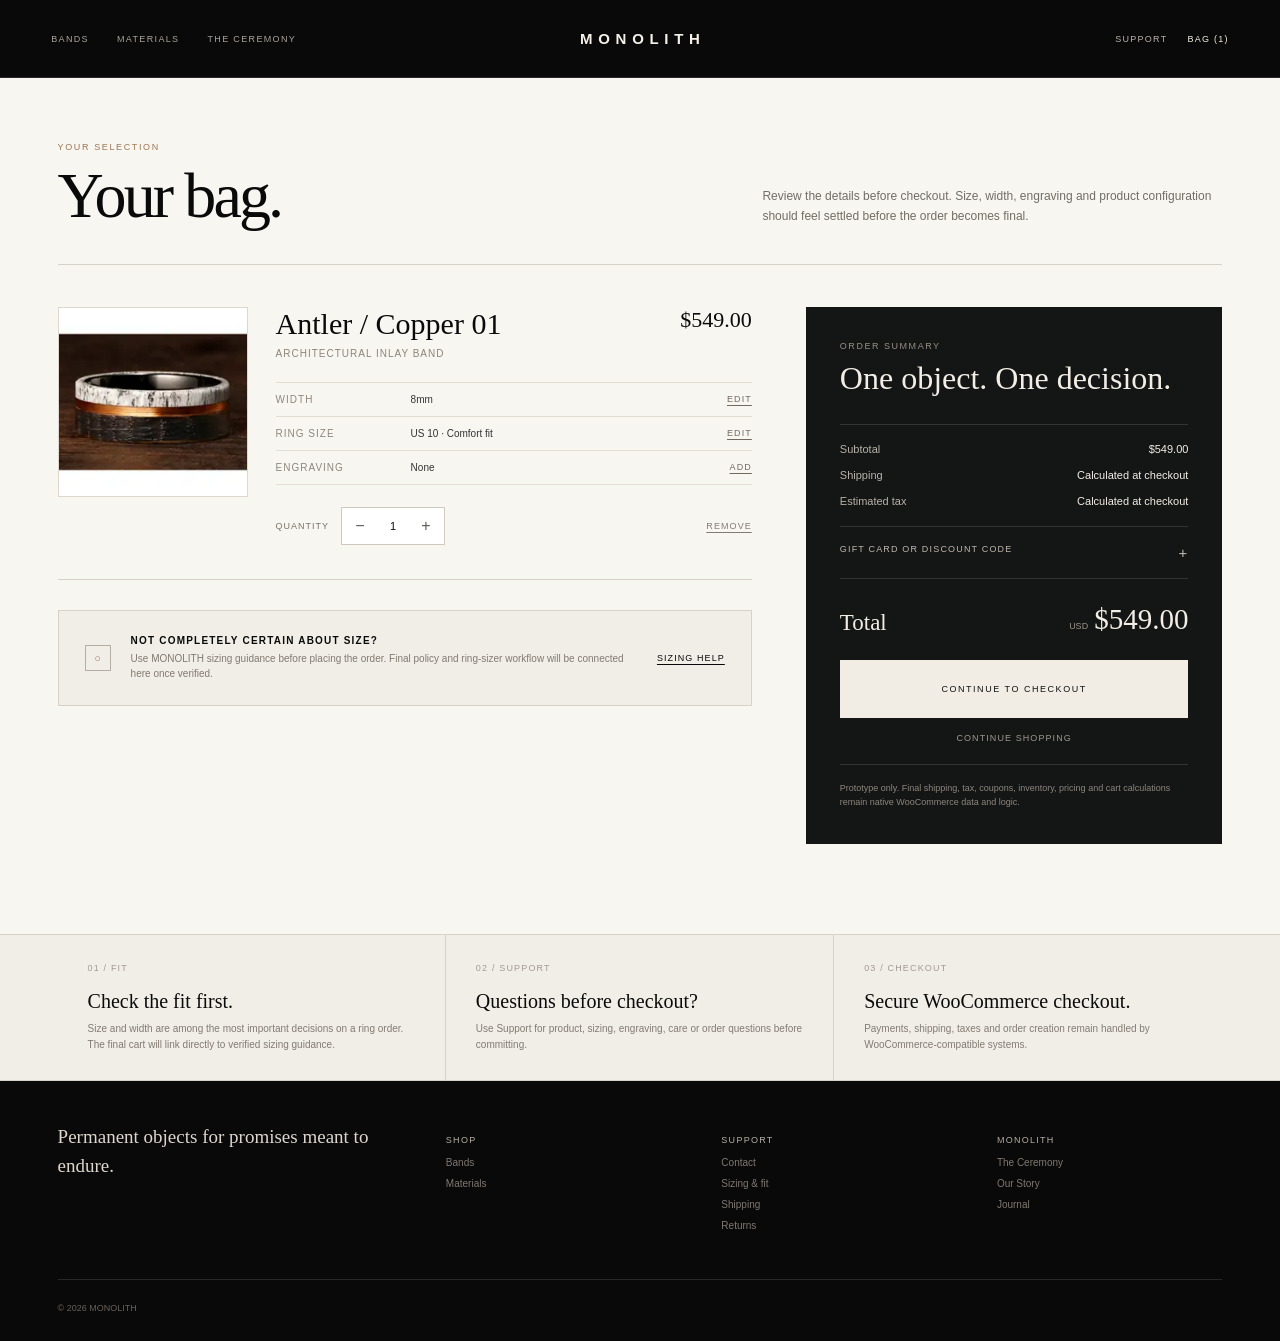
<file: cart.html>
<!doctype html>
<html lang="en">
<head>
<meta charset="utf-8">
<meta name="viewport" content="width=device-width,initial-scale=1">
<title>Your Bag — MONOLITH</title>
<style>
:root{--ink:#0a0a0a;--graphite:#141515;--graphite2:#1b1c1c;--mineral:#f1eee7;--paper:#f8f6f1;--line:#d7d2c9;--muted:#716d66;--copper:#9c7653;--white:#fff;--sans:Arial,Helvetica,sans-serif;--serif:Georgia,'Times New Roman',serif}
*{box-sizing:border-box}html{background:var(--mineral);color:var(--ink)}body{margin:0;font-family:var(--sans);background:var(--mineral);-webkit-font-smoothing:antialiased}a{color:inherit;text-decoration:none}button,input,select{font:inherit}button{cursor:pointer}
.shell{width:min(91vw,1360px);margin:auto}
.site-header{height:78px;background:#090909;color:#f5f1e9;display:grid;grid-template-columns:1fr auto 1fr;align-items:center;padding:0 clamp(20px,4vw,64px);border-bottom:1px solid rgba(255,255,255,.12)}.brand{font-size:15px;font-weight:600;letter-spacing:.38em;margin-left:.38em}.nav{display:flex;gap:28px;font-size:9px;letter-spacing:.15em;text-transform:uppercase;color:#a9a49d}.actions{justify-self:end;display:flex;gap:20px;font-size:9px;letter-spacing:.14em;text-transform:uppercase;color:#b8b2aa}.actions .active{color:#f3eee6}
.page{background:var(--paper);padding:64px 0 90px}.eyebrow{font-size:9px;letter-spacing:.18em;text-transform:uppercase;color:var(--copper);margin-bottom:13px}h1{font-family:var(--serif);font-size:clamp(48px,5vw,74px);font-weight:400;line-height:.96;letter-spacing:-.045em;margin:0}.intro{display:flex;justify-content:space-between;align-items:end;gap:30px;padding-bottom:38px;border-bottom:1px solid var(--line)}.intro p{max-width:460px;color:var(--muted);font-size:12px;line-height:1.7;margin:0}
.cart-grid{display:grid;grid-template-columns:minmax(0,1.25fr) minmax(360px,.75fr);gap:54px;padding-top:42px}
.items{min-width:0}.item{display:grid;grid-template-columns:190px 1fr;gap:28px;padding-bottom:34px;border-bottom:1px solid var(--line)}.item-img{width:190px;height:190px;background:#fff;border:1px solid #ddd7ce;overflow:hidden}.item-img img{width:100%;height:100%;object-fit:cover;display:block}
.item-top{display:flex;justify-content:space-between;gap:25px;align-items:start}.item-name{font-family:var(--serif);font-size:30px;font-weight:400;margin:0 0 7px}.item-sub{font-size:10px;letter-spacing:.1em;text-transform:uppercase;color:#8c857c}.item-price{font-family:var(--serif);font-size:22px;white-space:nowrap}
.item-meta{margin:23px 0 22px;border-top:1px solid #e2ddd5;border-bottom:1px solid #e2ddd5}.meta-row{display:grid;grid-template-columns:120px 1fr auto;gap:15px;padding:11px 0;border-bottom:1px solid #e2ddd5;font-size:10px}.meta-row:last-child{border-bottom:0}.meta-label{text-transform:uppercase;letter-spacing:.1em;color:#8d877f}.meta-value{color:#333}.edit{font-size:9px;text-transform:uppercase;letter-spacing:.12em;text-decoration:underline;text-underline-offset:3px;color:#6f6961}
.item-actions{display:flex;align-items:center;justify-content:space-between;gap:20px}.qty-wrap{display:flex;align-items:center;gap:12px}.qty-label{font-size:9px;letter-spacing:.11em;text-transform:uppercase;color:#777169}.qty{height:38px;border:1px solid #cfc9bf;background:#fff;display:flex;align-items:center}.qty button{width:36px;height:100%;border:0;background:transparent;font-size:16px;color:#625d56}.qty span{width:30px;text-align:center;font-size:11px}.remove{border:0;background:transparent;padding:0;font-size:9px;text-transform:uppercase;letter-spacing:.12em;color:#817b73;text-decoration:underline;text-underline-offset:3px}
.help-card{margin-top:30px;background:var(--mineral);border:1px solid var(--line);padding:24px 26px;display:grid;grid-template-columns:32px 1fr auto;gap:14px;align-items:center}.help-icon{width:26px;height:26px;border:1px solid #b5aea4;display:grid;place-items:center;color:var(--copper);font-size:11px}.help-card strong{display:block;font-size:10px;text-transform:uppercase;letter-spacing:.12em}.help-card small{display:block;font-size:10px;line-height:1.5;color:#807a72;margin-top:5px}.help-card a{font-size:9px;letter-spacing:.12em;text-transform:uppercase;text-decoration:underline;text-underline-offset:3px}
.summary{background:var(--graphite);color:#f2eee6;padding:34px;align-self:start;position:sticky;top:28px}.summary-kicker{font-size:9px;letter-spacing:.17em;text-transform:uppercase;color:#999188;margin-bottom:9px}.summary h2{font-family:var(--serif);font-weight:400;font-size:32px;margin:0 0 27px}.sum-lines{border-top:1px solid rgba(255,255,255,.13);padding-top:18px}.sum-line{display:flex;justify-content:space-between;gap:20px;font-size:11px;color:#b8b2aa;margin:0 0 14px}.sum-line strong{font-weight:400;color:#f2eee6}.promo{border-top:1px solid rgba(255,255,255,.13);border-bottom:1px solid rgba(255,255,255,.13);padding:17px 0;margin:19px 0}.promo summary{list-style:none;cursor:pointer;font-size:9px;text-transform:uppercase;letter-spacing:.13em;color:#c0b8af;display:flex;justify-content:space-between}.promo summary::-webkit-details-marker{display:none}.promo summary:after{content:'+';font-size:15px}.promo[open] summary:after{content:'−'}.promo-form{display:grid;grid-template-columns:1fr auto;gap:8px;margin-top:13px}.promo input{height:42px;border:1px solid rgba(255,255,255,.22);background:#0d0e0e;color:#eee8df;padding:0 12px;outline:0}.promo button{border:1px solid rgba(255,255,255,.25);background:transparent;color:#eee8df;padding:0 14px;font-size:8px;text-transform:uppercase;letter-spacing:.12em}
.total{display:flex;justify-content:space-between;align-items:end;padding-top:5px}.total span:first-child{font-family:var(--serif);font-size:23px}.money{font-family:var(--serif);font-size:29px}.money small{font-family:var(--sans);font-size:9px;color:#9b948c;margin-right:6px}.checkout{width:100%;height:58px;border:0;background:#f1ece4;color:#111;margin-top:24px;font-size:9px;letter-spacing:.17em;text-transform:uppercase}.continue{display:block;text-align:center;margin-top:15px;font-size:9px;letter-spacing:.12em;text-transform:uppercase;color:#9f9890}.note{font-size:9px;line-height:1.55;color:#8d867e;margin-top:21px;padding-top:17px;border-top:1px solid rgba(255,255,255,.13)}
.trust{background:var(--mineral);border-top:1px solid var(--line);border-bottom:1px solid var(--line)}.trust-grid{display:grid;grid-template-columns:repeat(3,1fr)}.trust-item{padding:28px 30px;border-right:1px solid var(--line)}.trust-item:last-child{border-right:0}.trust-item .num{font-size:9px;letter-spacing:.13em;color:#a19b92;margin-bottom:17px}.trust-item strong{display:block;font-family:var(--serif);font-size:20px;font-weight:400}.trust-item p{font-size:10px;line-height:1.55;color:#817b73;margin:8px 0 0}
.footer{background:#090909;color:#f1ece4;padding:42px 0 28px}.footer-grid{display:grid;grid-template-columns:1.5fr repeat(3,1fr);gap:50px}.footer h4{font-size:9px;letter-spacing:.14em;text-transform:uppercase;font-weight:500;color:#b6afa6}.footer a{display:block;font-size:10px;color:#7f7972;margin:10px 0}.tag{font-family:var(--serif);font-size:19px;line-height:1.5;color:#dcd6cd;max-width:320px}.copyright{border-top:1px solid rgba(255,255,255,.12);margin-top:38px;padding-top:23px;color:#67625c;font-size:9px}
.mobile-checkout{display:none}
@media(max-width:960px){.site-header{grid-template-columns:1fr auto}.nav{display:none}.cart-grid{grid-template-columns:1fr;gap:32px}.summary{position:static}.trust-grid{grid-template-columns:1fr}.trust-item{border-right:0;border-bottom:1px solid var(--line)}.trust-item:last-child{border-bottom:0}.footer-grid{grid-template-columns:1fr 1fr}}
@media(max-width:620px){.site-header{height:68px;padding:0 20px}.brand{font-size:14px}.actions a:first-child{display:none}.page{padding:44px 0 50px}.intro{display:block}.intro p{margin-top:18px}.item{grid-template-columns:1fr;gap:18px}.item-img{width:100%;height:auto;aspect-ratio:1/1}.item-top{display:block}.item-price{margin-top:9px}.meta-row{grid-template-columns:94px 1fr auto}.item-actions{align-items:flex-end}.help-card{grid-template-columns:30px 1fr}.help-card>a{grid-column:2}.summary{padding:26px 22px}.footer-grid{grid-template-columns:1fr}.mobile-checkout{display:flex;position:sticky;bottom:0;z-index:20;background:#101111;color:#f3eee6;padding:12px 16px;align-items:center;justify-content:space-between;box-shadow:0 -8px 24px rgba(0,0,0,.16)}.mobile-checkout span{font-family:var(--serif);font-size:18px}.mobile-checkout a{height:44px;background:#f1ece4;color:#111;display:flex;align-items:center;padding:0 17px;font-size:8px;letter-spacing:.13em;text-transform:uppercase}}
@media(prefers-reduced-motion:reduce){*{scroll-behavior:auto!important;transition:none!important}}
</style>
</head>
<body>
<header class="site-header">
  <nav class="nav"><a href="index.html#bands">Bands</a><a href="index.html#materials">Materials</a><a href="index.html#ceremony">The Ceremony</a></nav>
  <a class="brand" href="index.html">MONOLITH</a>
  <div class="actions"><a href="contact.html">Support</a><a class="active" href="cart.html">Bag (1)</a></div>
</header>

<main class="page wp-block-woocommerce-cart">
  <div class="shell">
    <section class="intro">
      <div><div class="eyebrow">Your selection</div><h1>Your bag.</h1></div>
      <p>Review the details before checkout. Size, width, engraving and product configuration should feel settled before the order becomes final.</p>
    </section>

    <div class="cart-grid">
      <section class="items" aria-label="Cart items">
        <article class="item">
          <div class="item-img"><img src="[data-uri]" alt="Sample MONOLITH ring"></div>
          <div>
            <div class="item-top">
              <div><h2 class="item-name">Antler / Copper 01</h2><div class="item-sub">Architectural inlay band</div></div>
              <div class="item-price">$549.00</div>
            </div>
            <div class="item-meta">
              <div class="meta-row"><span class="meta-label">Width</span><span class="meta-value">8mm</span><a class="edit" href="#">Edit</a></div>
              <div class="meta-row"><span class="meta-label">Ring size</span><span class="meta-value">US 10 · Comfort fit</span><a class="edit" href="#">Edit</a></div>
              <div class="meta-row"><span class="meta-label">Engraving</span><span class="meta-value">None</span><a class="edit" href="#">Add</a></div>
            </div>
            <div class="item-actions">
              <div class="qty-wrap"><span class="qty-label">Quantity</span><div class="qty" aria-label="Quantity"><button type="button" aria-label="Decrease quantity">−</button><span>1</span><button type="button" aria-label="Increase quantity">+</button></div></div>
              <button class="remove" type="button">Remove</button>
            </div>
          </div>
        </article>

        <div class="help-card">
          <div class="help-icon">○</div>
          <div><strong>Not completely certain about size?</strong><small>Use MONOLITH sizing guidance before placing the order. Final policy and ring-sizer workflow will be connected here once verified.</small></div>
          <a href="contact.html#help">Sizing help</a>
        </div>
      </section>

      <aside class="summary" aria-label="Order summary">
        <div class="summary-kicker">Order summary</div>
        <h2>One object. One decision.</h2>
        <div class="sum-lines">
          <div class="sum-line"><span>Subtotal</span><strong>$549.00</strong></div>
          <div class="sum-line"><span>Shipping</span><strong>Calculated at checkout</strong></div>
          <div class="sum-line"><span>Estimated tax</span><strong>Calculated at checkout</strong></div>
        </div>
        <details class="promo">
          <summary>Gift card or discount code</summary>
          <div class="promo-form"><input placeholder="Code" aria-label="Discount code"><button type="button">Apply</button></div>
        </details>
        <div class="total"><span>Total</span><span class="money"><small>USD</small>$549.00</span></div>
        <a class="checkout" href="checkout.html" style="display:flex;align-items:center;justify-content:center">Continue to checkout</a>
        <a class="continue" href="index.html#bands">Continue shopping</a>
        <div class="note">Prototype only. Final shipping, tax, coupons, inventory, pricing and cart calculations remain native WooCommerce data and logic.</div>
      </aside>
    </div>
  </div>
</main>

<section class="trust">
  <div class="shell trust-grid">
    <div class="trust-item"><div class="num">01 / FIT</div><strong>Check the fit first.</strong><p>Size and width are among the most important decisions on a ring order. The final cart will link directly to verified sizing guidance.</p></div>
    <div class="trust-item"><div class="num">02 / SUPPORT</div><strong>Questions before checkout?</strong><p>Use Support for product, sizing, engraving, care or order questions before committing.</p></div>
    <div class="trust-item"><div class="num">03 / CHECKOUT</div><strong>Secure WooCommerce checkout.</strong><p>Payments, shipping, taxes and order creation remain handled by WooCommerce-compatible systems.</p></div>
  </div>
</section>

<footer class="footer">
  <div class="shell">
    <div class="footer-grid">
      <div><div class="tag">Permanent objects for promises meant to endure.</div></div>
      <div><h4>Shop</h4><a href="index.html#bands">Bands</a><a href="index.html#materials">Materials</a></div>
      <div><h4>Support</h4><a href="contact.html">Contact</a><a href="contact.html#help">Sizing & fit</a><a href="#">Shipping</a><a href="#">Returns</a></div>
      <div><h4>MONOLITH</h4><a href="index.html#ceremony">The Ceremony</a><a href="#">Our Story</a><a href="#">Journal</a></div>
    </div>
    <div class="copyright">© 2026 MONOLITH</div>
  </div>
</footer>

<div class="mobile-checkout"><span>$549.00</span><a href="checkout.html">Checkout</a></div>
</body>
</html>
</file>
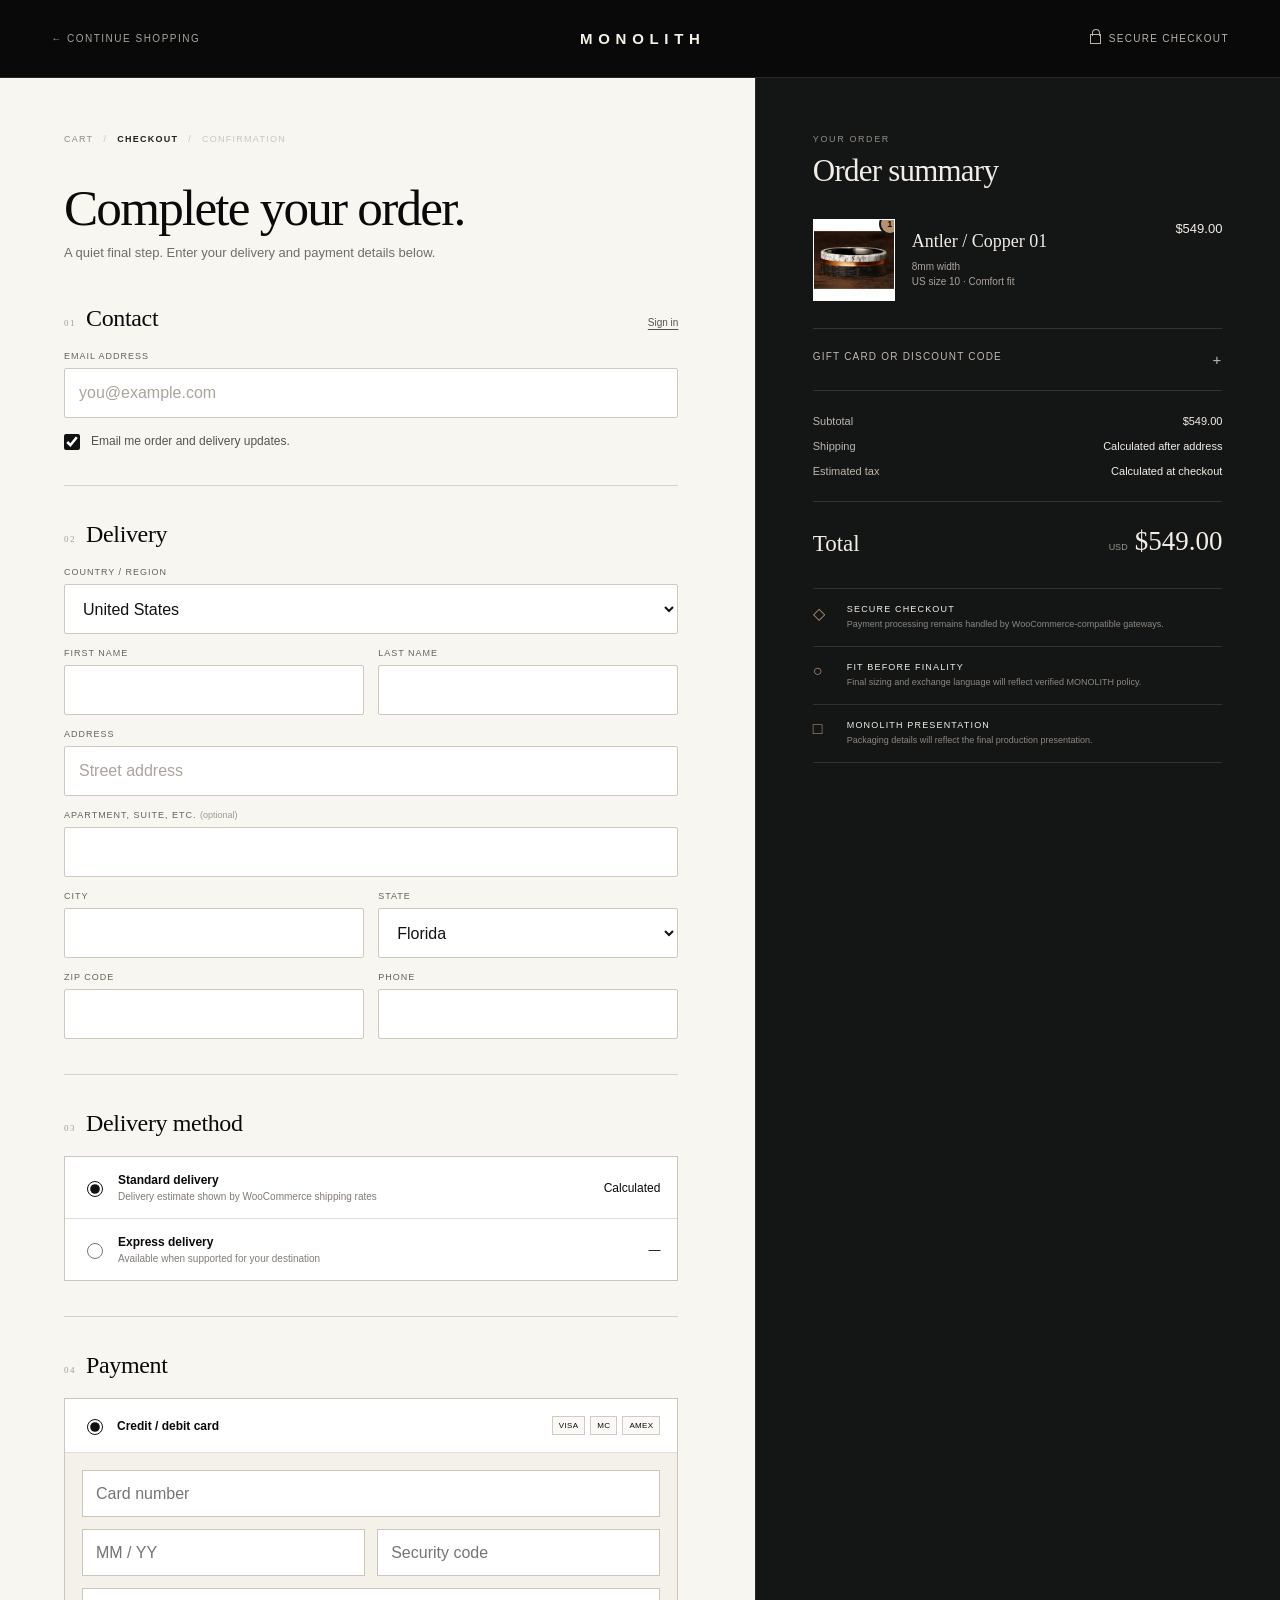
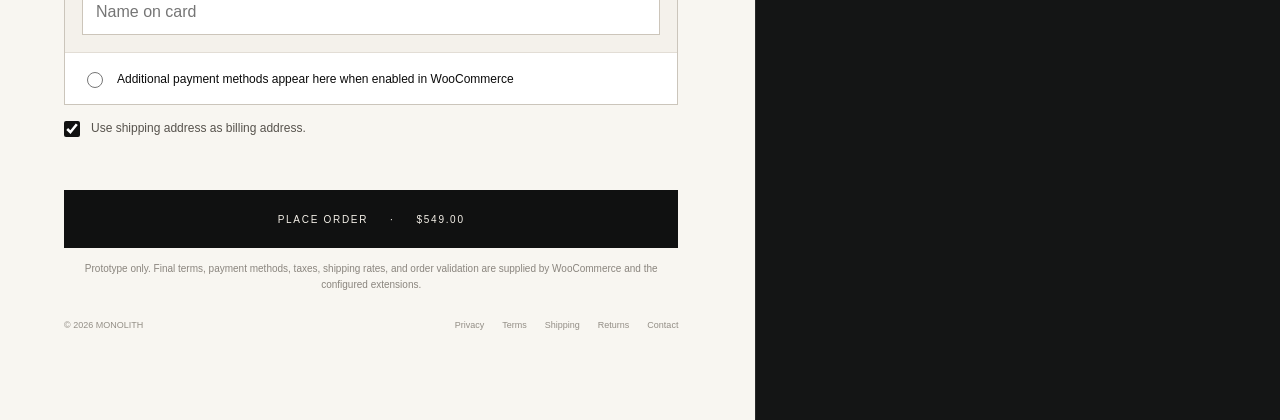
<file: checkout.html>
<!doctype html>
<html lang="en">
<head>
<meta charset="utf-8">
<meta name="viewport" content="width=device-width,initial-scale=1">
<title>Checkout — MONOLITH</title>
<style>
:root{--ink:#0a0a0a;--graphite:#141515;--graphite-2:#1b1c1c;--mineral:#f1eee7;--paper:#f8f6f1;--line:#d7d2c9;--muted:#716d66;--steel:#94918a;--copper:#9c7653;--white:#fff;--danger:#9d2f28;--radius:2px;--sans:Arial,Helvetica,sans-serif;--serif:Georgia,'Times New Roman',serif}
*{box-sizing:border-box}
html{background:var(--mineral);color:var(--ink)}
body{margin:0;font-family:var(--sans);font-weight:400;background:var(--mineral);-webkit-font-smoothing:antialiased}
a{color:inherit;text-decoration:none}
button,input,select,textarea{font:inherit}
button{cursor:pointer}
[hidden]{display:none!important}

.checkout-header{height:78px;background:#090909;color:#f5f1e9;display:grid;grid-template-columns:1fr auto 1fr;align-items:center;padding:0 clamp(20px,4vw,64px);border-bottom:1px solid rgba(255,255,255,.12)}
.checkout-header .back{font-size:10px;letter-spacing:.15em;text-transform:uppercase;color:#a9a49d}
.checkout-header .brand{font-size:15px;font-weight:600;letter-spacing:.38em;margin-left:.38em}
.checkout-header .secure{justify-self:end;display:flex;align-items:center;gap:8px;font-size:10px;letter-spacing:.13em;text-transform:uppercase;color:#b8b2aa}
.lock{width:11px;height:10px;border:1px solid currentColor;position:relative}
.lock:before{content:"";position:absolute;width:6px;height:6px;border:1px solid currentColor;border-bottom:0;border-radius:6px 6px 0 0;left:1px;top:-6px}

.checkout-shell{max-width:1360px;margin:0 auto;display:grid;grid-template-columns:minmax(0,1.18fr) minmax(390px,.82fr);min-height:calc(100vh - 78px)}
.checkout-main{padding:56px clamp(28px,6vw,92px) 90px clamp(28px,5vw,82px);background:var(--paper)}
.order-summary{background:var(--graphite);color:#f2eee6;padding:56px clamp(28px,4.5vw,64px) 70px;position:relative}
.order-summary:after{content:"";position:absolute;left:0;top:0;bottom:0;width:1px;background:rgba(255,255,255,.09)}
.summary-inner{position:sticky;top:34px;max-width:480px;margin:0 auto}

.breadcrumb{display:flex;gap:10px;align-items:center;font-size:9px;letter-spacing:.14em;text-transform:uppercase;color:#918c84;margin-bottom:38px}
.breadcrumb strong{color:#222;font-weight:600}
.breadcrumb span{opacity:.45}
.checkout-title{font-family:var(--serif);font-size:clamp(38px,4vw,58px);font-weight:400;letter-spacing:-.035em;margin:0 0 10px;line-height:1}
.checkout-intro{color:var(--muted);font-size:13px;line-height:1.55;margin:0 0 42px;max-width:620px}

.section{padding:0 0 35px;margin:0 0 35px;border-bottom:1px solid var(--line)}
.section:last-of-type{border-bottom:0;margin-bottom:14px}
.section-head{display:flex;align-items:baseline;justify-content:space-between;gap:20px;margin-bottom:19px}
.section-number{font-size:9px;letter-spacing:.17em;color:#a39e95;margin-right:10px}
.section h2{font-family:var(--serif);font-weight:400;font-size:24px;margin:0;letter-spacing:-.015em}
.section-link{font-size:10px;text-decoration:underline;text-underline-offset:3px;color:#56524c}

.fields{display:grid;grid-template-columns:repeat(2,minmax(0,1fr));gap:14px}
.field{display:flex;flex-direction:column;gap:7px}
.field.full{grid-column:1/-1}
.field label{font-size:9px;letter-spacing:.11em;text-transform:uppercase;color:#666159}
.field input,.field select{height:50px;border:1px solid #cfc9bf;background:#fff;padding:0 14px;color:#121212;border-radius:var(--radius);outline:0;transition:border-color .18s ease,box-shadow .18s ease}
.field input:focus,.field select:focus{border-color:#6b665e;box-shadow:0 0 0 1px #6b665e}
.field input::placeholder{color:#aaa49b}

.checkline{display:flex;align-items:flex-start;gap:11px;font-size:12px;line-height:1.5;color:#57534d;margin-top:14px}
.checkline input{margin:2px 0 0;width:16px;height:16px;accent-color:#111}

.delivery-card,.payment-card{border:1px solid #cbc5bb;background:#fff}
.option{display:grid;grid-template-columns:auto 1fr auto;gap:12px;align-items:center;padding:16px 17px;border-bottom:1px solid #e2ddd5}
.option:last-child{border-bottom:0}
.option input{accent-color:#111;width:16px;height:16px}
.option strong{display:block;font-size:12px;font-weight:600}
.option small{display:block;color:#817c74;font-size:10px;margin-top:4px}
.option-price{font-size:12px}

.payment-top{display:flex;justify-content:space-between;align-items:center;padding:17px;border-bottom:1px solid #e2ddd5}
.payment-label{display:flex;align-items:center;gap:11px;font-size:12px;font-weight:600}
.payment-label input{accent-color:#111;width:16px;height:16px}
.cards{display:flex;gap:5px}
.cardmark{border:1px solid #d1cbc1;background:#faf9f6;padding:4px 6px;font-size:8px;letter-spacing:.04em}
.card-fields{padding:17px;display:grid;grid-template-columns:1fr 1fr;gap:12px;background:#f4f1eb}
.card-fields .full{grid-column:1/-1}
.card-fields input{width:100%;height:47px;border:1px solid #ccc5ba;background:white;padding:0 13px;outline:0}
.card-fields input:focus{border-color:#6b665e}
.payment-alt{display:flex;align-items:center;gap:11px;padding:16px 17px;border-top:1px solid #e2ddd5;font-size:12px}
.payment-alt input{accent-color:#111;width:16px;height:16px}

.place-order{width:100%;border:0;background:#101111;color:#f4f0e8;height:58px;font-size:10px;text-transform:uppercase;letter-spacing:.17em;display:flex;align-items:center;justify-content:center;gap:22px;margin-top:18px;transition:background .2s ease,transform .2s ease}
.place-order:hover{background:#262727;transform:translateY(-1px)}
.legal{font-size:10px;line-height:1.55;color:#8a857e;margin:13px 0 0;text-align:center}

.summary-kicker{font-size:9px;letter-spacing:.18em;text-transform:uppercase;color:#918b83;margin-bottom:9px}
.summary-title{font-family:var(--serif);font-size:31px;font-weight:400;margin:0 0 30px;letter-spacing:-.025em}
.product-row{display:grid;grid-template-columns:82px 1fr auto;gap:17px;align-items:center;padding-bottom:27px;border-bottom:1px solid rgba(255,255,255,.13)}
.product-image{width:82px;height:82px;background:#fff;position:relative;overflow:hidden;border:1px solid rgba(255,255,255,.12)}
.product-image img{width:100%;height:100%;object-fit:cover;display:block}
.qty{position:absolute;right:-7px;top:-7px;background:#b8916c;color:#0d0d0d;width:22px;height:22px;border-radius:50%;display:grid;place-items:center;font-size:9px;font-weight:700;border:2px solid var(--graphite)}
.product-name{font-family:var(--serif);font-size:18px;margin-bottom:7px}
.product-meta{font-size:10px;line-height:1.5;color:#aaa39a}
.product-price{font-size:13px;align-self:start;padding-top:2px}

.discount{margin:22px 0;border-bottom:1px solid rgba(255,255,255,.13);padding-bottom:22px}
.discount summary{list-style:none;cursor:pointer;font-size:10px;letter-spacing:.12em;text-transform:uppercase;color:#c0b9b0;display:flex;justify-content:space-between}
.discount summary::-webkit-details-marker{display:none}
.discount summary:after{content:"+";font-size:15px;font-weight:300}
.discount[open] summary:after{content:"−"}
.discount-form{display:grid;grid-template-columns:1fr auto;gap:8px;margin-top:13px}
.discount-form input{height:43px;border:1px solid rgba(255,255,255,.22);background:#0d0e0e;color:#eee8df;padding:0 12px;outline:0}
.discount-form button{height:43px;border:1px solid rgba(255,255,255,.24);background:transparent;color:#eee8df;padding:0 15px;font-size:9px;letter-spacing:.11em;text-transform:uppercase}

.totals{display:grid;gap:13px;padding:2px 0 24px;border-bottom:1px solid rgba(255,255,255,.13)}
.total-line{display:flex;justify-content:space-between;gap:20px;font-size:11px;color:#bcb6ad}
.total-line strong{font-weight:400;color:#f3eee6}
.total-final{display:flex;justify-content:space-between;align-items:flex-end;padding-top:24px}
.total-final span:first-child{font-family:var(--serif);font-size:23px}
.total-final .money{font-family:var(--serif);font-size:27px}
.total-final small{font-family:var(--sans);font-size:9px;color:#9c968d;margin-right:7px}

.summary-trust{margin-top:31px;display:grid;gap:0;border-top:1px solid rgba(255,255,255,.12)}
.trust-row{display:grid;grid-template-columns:24px 1fr;gap:10px;padding:15px 0;border-bottom:1px solid rgba(255,255,255,.12)}
.trust-icon{color:#b99370;font-size:16px}
.trust-row strong{display:block;font-size:9px;letter-spacing:.13em;text-transform:uppercase;font-weight:500}
.trust-row small{display:block;color:#8e8880;font-size:9px;margin-top:4px;line-height:1.45}

.mobile-summary{display:none;background:var(--graphite);color:#f1ece4}
.mobile-summary summary{list-style:none;display:flex;justify-content:space-between;align-items:center;padding:17px 20px;cursor:pointer}
.mobile-summary summary::-webkit-details-marker{display:none}
.mobile-summary .label{font-size:10px;letter-spacing:.12em;text-transform:uppercase}
.mobile-summary .amount{font-family:var(--serif);font-size:20px}
.mobile-summary .mobile-detail{padding:0 20px 20px}
.mobile-product{display:grid;grid-template-columns:62px 1fr auto;gap:12px;align-items:center;padding-top:14px;border-top:1px solid rgba(255,255,255,.12)}
.mobile-product img{width:62px;height:62px;object-fit:cover;background:#fff}
.mobile-product strong{font-family:var(--serif);font-size:15px;font-weight:400}
.mobile-product small{display:block;color:#9d968d;font-size:9px;margin-top:4px}

.checkout-footer{display:flex;justify-content:space-between;gap:24px;padding-top:28px;font-size:9px;color:#938e86}
.checkout-footer .links{display:flex;gap:18px;flex-wrap:wrap}

/* Static prototype uses MONOLITH-owned classes. Production should keep the native Woo Checkout block
   and move shared styling into theme.json/global styles rather than relying on Woo internals. */
.wp-block-woocommerce-checkout{container-type:inline-size}

@container (max-width:700px){
  .fields{grid-template-columns:1fr}
  .field.full{grid-column:auto}
  .card-fields{grid-template-columns:1fr}
  .card-fields .full{grid-column:auto}
}

@media(max-width:940px){
  .checkout-header{height:68px;grid-template-columns:1fr auto;padding:0 20px}
  .checkout-header .back{display:none}
  .checkout-header .brand{justify-self:start}
  .checkout-shell{display:block;min-height:0}
  .order-summary{display:none}
  .mobile-summary{display:block}
  .checkout-main{padding:38px 22px 65px}
  .breadcrumb{margin-bottom:28px}
  .checkout-title{font-size:42px}
}
@media(max-width:540px){
  .checkout-header .secure span:last-child{display:none}
  .checkout-header .brand{font-size:14px}
  .fields{grid-template-columns:1fr}
  .field.full{grid-column:auto}
  .section{padding-bottom:29px;margin-bottom:29px}
  .section h2{font-size:22px}
  .card-fields{grid-template-columns:1fr}
  .card-fields .full{grid-column:auto}
  .checkout-footer{display:block}
  .checkout-footer .links{margin-top:13px}
}
@media(prefers-reduced-motion:reduce){*{scroll-behavior:auto!important;transition:none!important}}
</style>
</head>
<body>
<header class="checkout-header">
  <a class="back" href="index.html">← Continue shopping</a>
  <a class="brand" href="index.html">MONOLITH</a>
  <div class="secure"><span class="lock" aria-hidden="true"></span><span>Secure checkout</span></div>
</header>

<details class="mobile-summary">
  <summary><span class="label">Order summary</span><span class="amount">$549.00</span></summary>
  <div class="mobile-detail">
    <div class="mobile-product">
      <img src="[data-uri]" alt="Sample MONOLITH ring">
      <div><strong>Antler / Copper 01</strong><small>8mm · Size 10 · Comfort fit</small></div>
      <span>$549</span>
    </div>
  </div>
</details>

<main class="checkout-shell wp-block-woocommerce-checkout">
  <section class="checkout-main mono-checkout">
    <nav class="breadcrumb" aria-label="Checkout progress"><a href="cart.html">Cart</a><span>/</span><strong>Checkout</strong><span>/</span><span>Confirmation</span></nav>
    <h1 class="checkout-title">Complete your order.</h1>
    <p class="checkout-intro">A quiet final step. Enter your delivery and payment details below.</p>

    <section class="section">
      <div class="section-head"><h2><span class="section-number">01</span>Contact</h2><a class="section-link" href="#">Sign in</a></div>
      <div class="fields">
        <div class="field full"><label for="email">Email address</label><input id="email" type="email" placeholder="you@example.com" autocomplete="email"></div>
      </div>
      <label class="checkline"><input type="checkbox" checked><span>Email me order and delivery updates.</span></label>
    </section>

    <section class="section">
      <div class="section-head"><h2><span class="section-number">02</span>Delivery</h2></div>
      <div class="fields">
        <div class="field full"><label for="country">Country / Region</label><select id="country"><option>United States</option></select></div>
        <div class="field"><label for="first">First name</label><input id="first" autocomplete="given-name"></div>
        <div class="field"><label for="last">Last name</label><input id="last" autocomplete="family-name"></div>
        <div class="field full"><label for="address">Address</label><input id="address" autocomplete="street-address" placeholder="Street address"></div>
        <div class="field full"><label for="apt">Apartment, suite, etc. <span style="text-transform:none;letter-spacing:0;color:#9e9991">(optional)</span></label><input id="apt"></div>
        <div class="field"><label for="city">City</label><input id="city" autocomplete="address-level2"></div>
        <div class="field"><label for="state">State</label><select id="state"><option>Florida</option></select></div>
        <div class="field"><label for="zip">ZIP code</label><input id="zip" inputmode="numeric" autocomplete="postal-code"></div>
        <div class="field"><label for="phone">Phone</label><input id="phone" type="tel" autocomplete="tel"></div>
      </div>
    </section>

    <section class="section">
      <div class="section-head"><h2><span class="section-number">03</span>Delivery method</h2></div>
      <div class="delivery-card">
        <label class="option"><input type="radio" name="shipping" checked><span><strong>Standard delivery</strong><small>Delivery estimate shown by WooCommerce shipping rates</small></span><span class="option-price">Calculated</span></label>
        <label class="option"><input type="radio" name="shipping"><span><strong>Express delivery</strong><small>Available when supported for your destination</small></span><span class="option-price">—</span></label>
      </div>
    </section>

    <section class="section">
      <div class="section-head"><h2><span class="section-number">04</span>Payment</h2></div>
      <div class="payment-card">
        <div class="payment-top">
          <label class="payment-label"><input type="radio" name="pay" checked><span>Credit / debit card</span></label>
          <div class="cards" aria-label="Example supported cards"><span class="cardmark">VISA</span><span class="cardmark">MC</span><span class="cardmark">AMEX</span></div>
        </div>
        <div class="card-fields">
          <input class="full" aria-label="Card number" placeholder="Card number" inputmode="numeric">
          <input aria-label="Expiration date" placeholder="MM / YY" inputmode="numeric">
          <input aria-label="Security code" placeholder="Security code" inputmode="numeric">
          <input class="full" aria-label="Name on card" placeholder="Name on card">
        </div>
        <label class="payment-alt"><input type="radio" name="pay"><span>Additional payment methods appear here when enabled in WooCommerce</span></label>
      </div>
      <label class="checkline"><input type="checkbox" checked><span>Use shipping address as billing address.</span></label>
    </section>

    <button class="place-order" type="button"><span>Place order</span><span>·</span><span>$549.00</span></button>
    <p class="legal">Prototype only. Final terms, payment methods, taxes, shipping rates, and order validation are supplied by WooCommerce and the configured extensions.</p>

    <footer class="checkout-footer">
      <span>© 2026 MONOLITH</span>
      <div class="links"><a href="#">Privacy</a><a href="#">Terms</a><a href="#">Shipping</a><a href="#">Returns</a><a href="contact.html">Contact</a></div>
    </footer>
  </section>

  <aside class="order-summary" aria-label="Order summary">
    <div class="summary-inner">
      <div class="summary-kicker">Your order</div>
      <h2 class="summary-title">Order summary</h2>

      <div class="product-row">
        <div class="product-image"><img src="[data-uri]" alt="Sample MONOLITH ring"><span class="qty">1</span></div>
        <div><div class="product-name">Antler / Copper 01</div><div class="product-meta">8mm width<br>US size 10 · Comfort fit</div></div>
        <div class="product-price">$549.00</div>
      </div>

      <details class="discount">
        <summary>Gift card or discount code</summary>
        <div class="discount-form"><input aria-label="Discount code" placeholder="Code"><button type="button">Apply</button></div>
      </details>

      <div class="totals">
        <div class="total-line"><span>Subtotal</span><strong>$549.00</strong></div>
        <div class="total-line"><span>Shipping</span><strong>Calculated after address</strong></div>
        <div class="total-line"><span>Estimated tax</span><strong>Calculated at checkout</strong></div>
      </div>
      <div class="total-final"><span>Total</span><span class="money"><small>USD</small>$549.00</span></div>

      <div class="summary-trust">
        <div class="trust-row"><div class="trust-icon">◇</div><div><strong>Secure checkout</strong><small>Payment processing remains handled by WooCommerce-compatible gateways.</small></div></div>
        <div class="trust-row"><div class="trust-icon">○</div><div><strong>Fit before finality</strong><small>Final sizing and exchange language will reflect verified MONOLITH policy.</small></div></div>
        <div class="trust-row"><div class="trust-icon">□</div><div><strong>MONOLITH presentation</strong><small>Packaging details will reflect the final production presentation.</small></div></div>
      </div>
    </div>
  </aside>
</main>
</body>
</html>
</file>
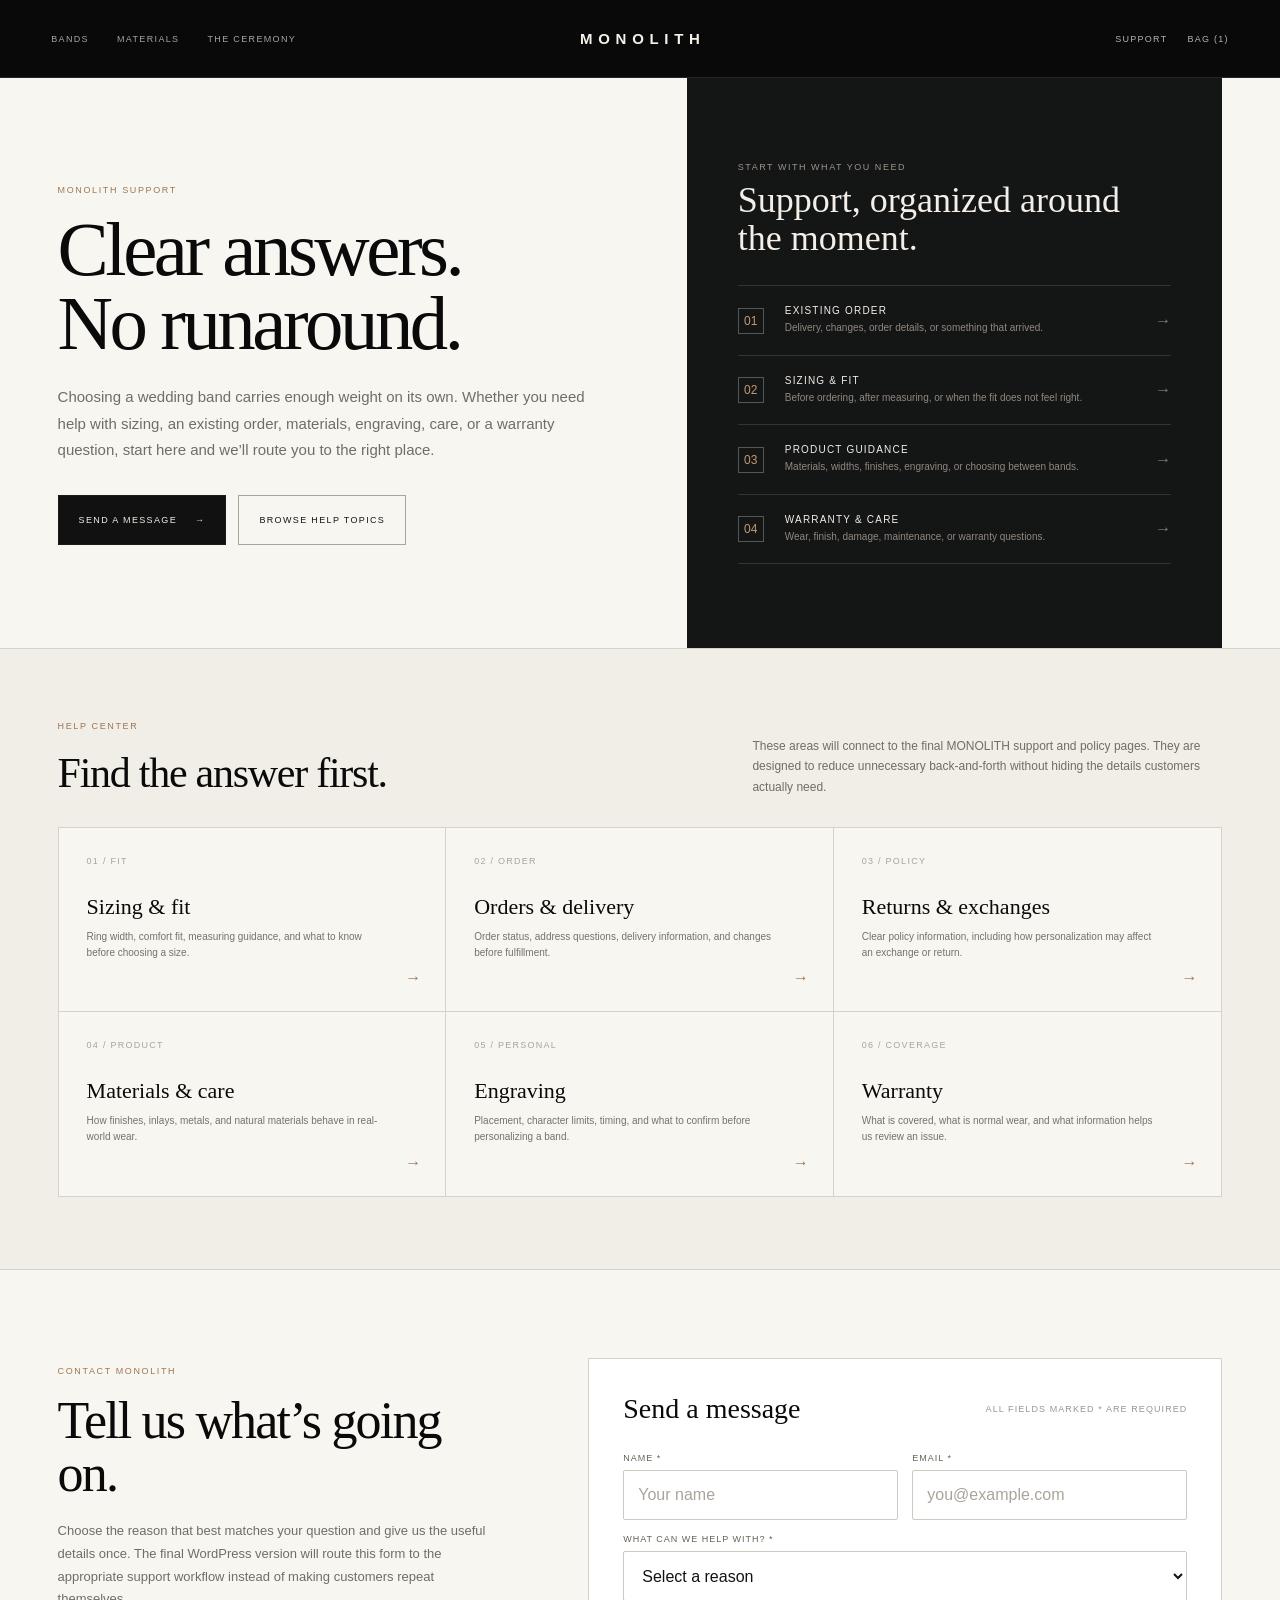
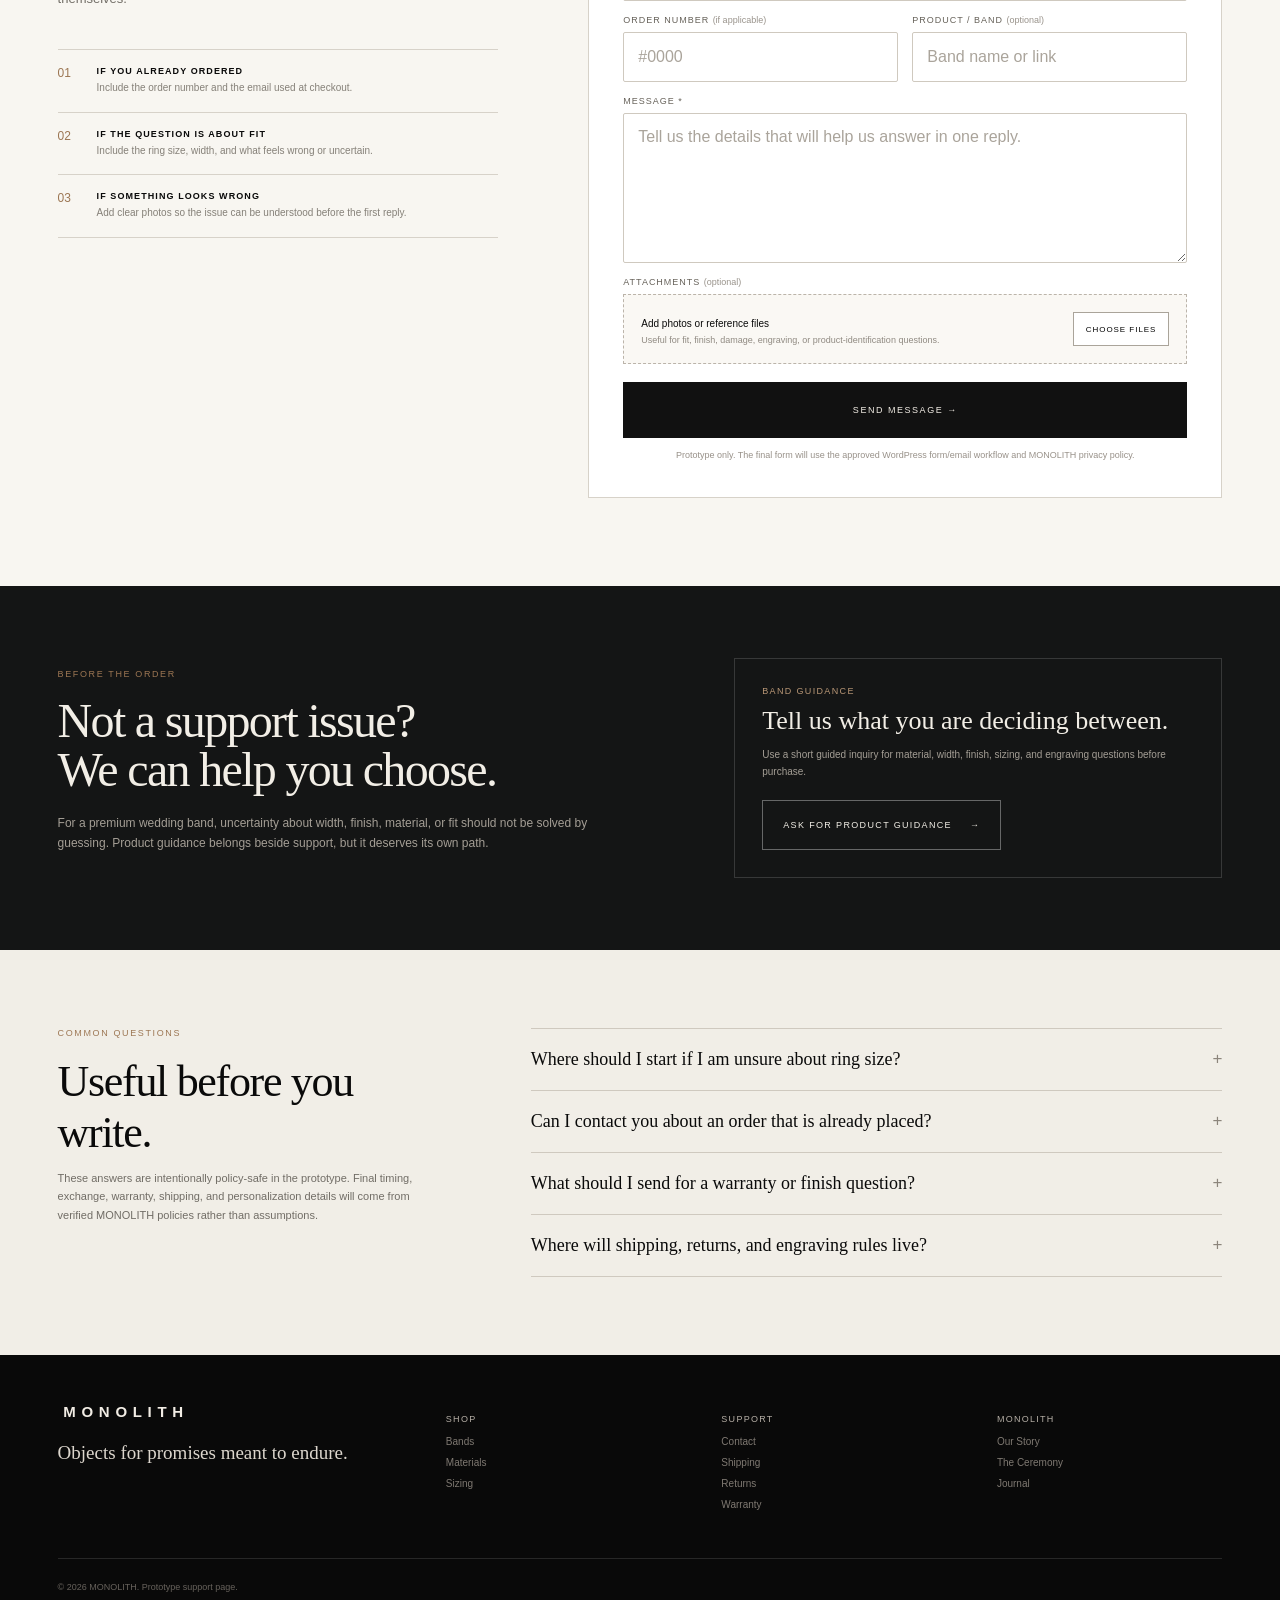
<file: contact.html>
<!doctype html>
<html lang="en">
<head>
<meta charset="utf-8">
<meta name="viewport" content="width=device-width,initial-scale=1">
<title>Support — MONOLITH</title>
<style>
:root{--ink:#0a0a0a;--graphite:#141515;--graphite-2:#1b1c1c;--mineral:#f1eee7;--paper:#f8f6f1;--line:#d7d2c9;--muted:#716d66;--steel:#94918a;--copper:#9c7653;--white:#fff;--radius:2px;--sans:Arial,Helvetica,sans-serif;--serif:Georgia,'Times New Roman',serif}
*{box-sizing:border-box}html{background:var(--mineral);color:var(--ink);scroll-behavior:smooth}body{margin:0;font-family:var(--sans);background:var(--mineral);-webkit-font-smoothing:antialiased}a{color:inherit;text-decoration:none}button,input,select,textarea{font:inherit}button{cursor:pointer}.shell{width:min(91vw,1360px);margin:auto}
.site-header{height:78px;background:#090909;color:#f5f1e9;display:grid;grid-template-columns:1fr auto 1fr;align-items:center;padding:0 clamp(20px,4vw,64px);border-bottom:1px solid rgba(255,255,255,.12);position:relative;z-index:10}.brand{font-size:15px;font-weight:600;letter-spacing:.38em;margin-left:.38em}.nav{display:flex;gap:28px;font-size:9px;letter-spacing:.15em;text-transform:uppercase;color:#a9a49d}.header-actions{justify-self:end;display:flex;gap:20px;font-size:9px;letter-spacing:.14em;text-transform:uppercase;color:#b8b2aa}
.hero{background:var(--paper);border-bottom:1px solid var(--line)}.hero-grid{min-height:570px;display:grid;grid-template-columns:1.08fr .92fr}.hero-copy{padding:90px clamp(28px,6vw,86px) 86px 0;display:flex;flex-direction:column;justify-content:center}.eyebrow{font-size:9px;letter-spacing:.18em;text-transform:uppercase;color:var(--copper);margin-bottom:18px}.hero h1{font-family:var(--serif);font-size:clamp(56px,6vw,92px);font-weight:400;line-height:.96;letter-spacing:-.045em;margin:0 0 24px;max-width:760px}.hero p{font-size:15px;line-height:1.75;color:var(--muted);max-width:600px;margin:0 0 32px}.hero-actions{display:flex;gap:12px;flex-wrap:wrap}.btn{border:1px solid #1b1b1b;background:#111;color:#f2eee6;min-height:50px;padding:0 20px;font-size:9px;letter-spacing:.15em;text-transform:uppercase;display:inline-flex;align-items:center;justify-content:center;gap:18px;transition:.2s ease}.btn.secondary{background:transparent;color:#161616;border-color:#aaa49b}.btn:hover{transform:translateY(-1px)}
.hero-panel{background:var(--graphite);color:#f3eee7;display:flex;align-items:center;padding:58px clamp(28px,4vw,58px)}.panel-inner{width:100%}.panel-kicker{font-size:9px;letter-spacing:.17em;text-transform:uppercase;color:#9c958b;margin-bottom:10px}.panel-title{font-family:var(--serif);font-size:36px;font-weight:400;line-height:1.05;margin:0 0 28px}.support-paths{border-top:1px solid rgba(255,255,255,.13)}.support-path{display:grid;grid-template-columns:34px 1fr auto;gap:13px;align-items:center;padding:19px 0;border-bottom:1px solid rgba(255,255,255,.13);transition:.2s ease}.support-path:hover{padding-left:6px}.support-icon{width:26px;height:26px;border:1px solid rgba(255,255,255,.28);display:grid;place-items:center;font-size:12px;color:#c09a76}.support-path strong{display:block;font-size:10px;letter-spacing:.12em;text-transform:uppercase;font-weight:500}.support-path small{display:block;color:#8f8981;font-size:10px;margin-top:5px;line-height:1.45}.support-path .arrow{color:#817b73;font-size:16px}
.quick{background:var(--mineral);padding:72px 0;border-bottom:1px solid var(--line)}.section-intro{display:flex;justify-content:space-between;align-items:end;gap:40px;margin-bottom:30px}.section-intro h2{font-family:var(--serif);font-size:42px;font-weight:400;letter-spacing:-.03em;margin:0}.section-intro p{max-width:470px;color:var(--muted);font-size:12px;line-height:1.7;margin:0}.quick-grid{display:grid;grid-template-columns:repeat(3,1fr);border:1px solid var(--line);background:var(--paper)}.quick-card{padding:28px;min-height:184px;border-right:1px solid var(--line);border-bottom:1px solid var(--line);position:relative;transition:background .2s ease}.quick-card:nth-child(3n){border-right:0}.quick-card:nth-child(n+4){border-bottom:0}.quick-card:hover{background:#fff}.quick-num{font-size:9px;color:#aaa49b;letter-spacing:.14em;margin-bottom:28px}.quick-card h3{font-family:var(--serif);font-size:22px;font-weight:400;margin:0 0 9px}.quick-card p{font-size:10px;line-height:1.55;color:#777169;margin:0 30px 0 0}.quick-card .go{position:absolute;right:24px;bottom:24px;font-size:16px;color:var(--copper)}
.contact{background:var(--paper);padding:88px 0}.contact-grid{display:grid;grid-template-columns:.82fr 1.18fr;gap:90px}.contact-copy{padding-top:8px}.contact-copy h2{font-family:var(--serif);font-size:52px;font-weight:400;letter-spacing:-.035em;line-height:1.02;margin:0 0 20px}.contact-copy>p{font-size:13px;line-height:1.75;color:var(--muted);max-width:430px}.before{margin-top:38px;border-top:1px solid var(--line)}.before-row{padding:16px 0;border-bottom:1px solid var(--line);display:grid;grid-template-columns:28px 1fr;gap:11px}.before-row span:first-child{color:var(--copper);font-size:12px}.before-row strong{display:block;font-size:9px;letter-spacing:.12em;text-transform:uppercase}.before-row small{display:block;color:#858078;font-size:10px;margin-top:5px;line-height:1.45}.form-wrap{border:1px solid var(--line);background:#fff;padding:34px}.form-title{display:flex;justify-content:space-between;align-items:center;margin-bottom:28px}.form-title h3{font-family:var(--serif);font-size:28px;font-weight:400;margin:0}.form-title span{font-size:9px;color:#9a958d;letter-spacing:.12em;text-transform:uppercase}.fields{display:grid;grid-template-columns:repeat(2,minmax(0,1fr));gap:14px}.field{display:flex;flex-direction:column;gap:7px}.field.full{grid-column:1/-1}.field label{font-size:9px;letter-spacing:.11em;text-transform:uppercase;color:#666159}.field input,.field select,.field textarea{width:100%;border:1px solid #cfc9bf;background:#fff;padding:0 14px;color:#121212;border-radius:var(--radius);outline:0;transition:border-color .18s ease,box-shadow .18s ease}.field input,.field select{height:50px}.field textarea{min-height:150px;padding-top:14px;resize:vertical}.field input:focus,.field select:focus,.field textarea:focus{border-color:#6b665e;box-shadow:0 0 0 1px #6b665e}.field input::placeholder,.field textarea::placeholder{color:#aaa49b}.upload{border:1px dashed #bbb4aa;background:#faf8f4;padding:17px;display:flex;justify-content:space-between;gap:15px;align-items:center}.upload strong{font-size:10px;font-weight:500}.upload small{display:block;color:#908a82;font-size:9px;margin-top:4px}.upload button{border:1px solid #aaa49a;background:#fff;height:34px;padding:0 12px;font-size:8px;letter-spacing:.12em;text-transform:uppercase}.send{margin-top:18px;width:100%;height:56px;border:0;background:#111;color:#f3eee6;font-size:9px;text-transform:uppercase;letter-spacing:.17em}.privacy-note{font-size:9px;color:#989189;text-align:center;margin:11px 0 0;line-height:1.5}
.concierge{background:var(--graphite);color:#f2eee6;padding:72px 0}.concierge-grid{display:grid;grid-template-columns:1.1fr .9fr;gap:80px;align-items:center}.concierge h2{font-family:var(--serif);font-size:48px;font-weight:400;letter-spacing:-.035em;margin:0 0 18px;line-height:1.02}.concierge p{color:#a49e95;font-size:12px;line-height:1.7;max-width:580px}.concierge-card{border:1px solid rgba(255,255,255,.15);padding:27px}.concierge-card .label{font-size:9px;letter-spacing:.15em;text-transform:uppercase;color:#b99776}.concierge-card h3{font-family:var(--serif);font-size:26px;font-weight:400;margin:10px 0}.concierge-card p{font-size:10px;margin:0 0 20px}.concierge-card .btn{border-color:rgba(255,255,255,.35);background:transparent}
.faq{padding:78px 0;background:var(--mineral)}.faq-grid{display:grid;grid-template-columns:.72fr 1.28fr;gap:84px}.faq h2{font-family:var(--serif);font-size:44px;font-weight:400;letter-spacing:-.03em;margin:0}.faq .side p{font-size:11px;line-height:1.7;color:var(--muted);max-width:360px}.accordions{border-top:1px solid #cfc9bf}.accordions details{border-bottom:1px solid #cfc9bf}.accordions summary{list-style:none;cursor:pointer;padding:20px 0;display:flex;justify-content:space-between;gap:20px;font-family:var(--serif);font-size:18px}.accordions summary::-webkit-details-marker{display:none}.accordions summary:after{content:'+';font-family:var(--sans);font-size:17px;color:#8c857c}.accordions details[open] summary:after{content:'−'}.answer{padding:0 40px 20px 0;color:#777169;font-size:11px;line-height:1.65}
.footer{background:#090909;color:#f1ece4;padding:48px 0 30px}.footer-grid{display:grid;grid-template-columns:1.5fr repeat(3,1fr);gap:50px}.footer h4{font-size:9px;letter-spacing:.14em;text-transform:uppercase;font-weight:500;color:#b6afa6}.footer a{display:block;font-size:10px;color:#7f7972;margin:10px 0}.footer .tag{font-family:var(--serif);font-size:19px;line-height:1.5;color:#dcd6cd;max-width:320px}.copyright{border-top:1px solid rgba(255,255,255,.12);margin-top:38px;padding-top:23px;color:#67625c;font-size:9px}
@media(max-width:980px){.site-header{grid-template-columns:1fr auto}.nav{display:none}.hero-grid,.contact-grid,.concierge-grid,.faq-grid{grid-template-columns:1fr}.hero-copy{padding:72px 0}.hero-panel{min-height:480px}.quick-grid{grid-template-columns:1fr 1fr}.quick-card:nth-child(3n){border-right:1px solid var(--line)}.quick-card:nth-child(2n){border-right:0}.quick-card:nth-child(n+4){border-bottom:1px solid var(--line)}.quick-card:nth-last-child(-n+2){border-bottom:0}.contact-grid,.faq-grid{gap:48px}.concierge-grid{gap:40px}.footer-grid{grid-template-columns:1fr 1fr}}
@media(max-width:620px){.site-header{height:68px;padding:0 20px}.brand{font-size:14px}.header-actions a:first-child{display:none}.hero-grid{min-height:0}.hero-copy{padding:58px 0}.hero h1{font-size:52px}.hero p{font-size:13px}.hero-panel{min-height:auto;padding:38px 24px}.quick{padding:52px 0}.section-intro{display:block}.section-intro p{margin-top:14px}.quick-grid{grid-template-columns:1fr}.quick-card,.quick-card:nth-child(n){border-right:0;border-bottom:1px solid var(--line)}.quick-card:last-child{border-bottom:0}.contact{padding:58px 0}.contact-copy h2{font-size:42px}.form-wrap{padding:22px}.fields{grid-template-columns:1fr}.field.full{grid-column:auto}.form-title{display:block}.form-title span{display:block;margin-top:8px}.upload{align-items:flex-start;flex-direction:column}.concierge{padding:54px 0}.concierge h2{font-size:40px}.faq{padding:56px 0}.footer-grid{grid-template-columns:1fr}.footer{padding-top:38px}}
@media(prefers-reduced-motion:reduce){*{scroll-behavior:auto!important;transition:none!important}}
</style>
</head>
<body>
<header class="site-header">
  <nav class="nav" aria-label="Primary"><a href="index.html#bands">Bands</a><a href="index.html#materials">Materials</a><a href="index.html#ceremony">The Ceremony</a></nav>
  <a class="brand" href="index.html">MONOLITH</a>
  <div class="header-actions"><a href="#help">Support</a><a href="cart.html">Bag (1)</a></div>
</header>

<section class="hero">
  <div class="shell hero-grid">
    <div class="hero-copy">
      <div class="eyebrow">MONOLITH Support</div>
      <h1>Clear answers.<br>No runaround.</h1>
      <p>Choosing a wedding band carries enough weight on its own. Whether you need help with sizing, an existing order, materials, engraving, care, or a warranty question, start here and we’ll route you to the right place.</p>
      <div class="hero-actions"><a class="btn" href="#contact">Send a message <span>→</span></a><a class="btn secondary" href="#help">Browse help topics</a></div>
    </div>
    <aside class="hero-panel" aria-label="Support routes">
      <div class="panel-inner">
        <div class="panel-kicker">Start with what you need</div>
        <h2 class="panel-title">Support, organized around the moment.</h2>
        <div class="support-paths">
          <a class="support-path" href="#contact"><span class="support-icon">01</span><span><strong>Existing order</strong><small>Delivery, changes, order details, or something that arrived.</small></span><span class="arrow">→</span></a>
          <a class="support-path" href="#contact"><span class="support-icon">02</span><span><strong>Sizing & fit</strong><small>Before ordering, after measuring, or when the fit does not feel right.</small></span><span class="arrow">→</span></a>
          <a class="support-path" href="#contact"><span class="support-icon">03</span><span><strong>Product guidance</strong><small>Materials, widths, finishes, engraving, or choosing between bands.</small></span><span class="arrow">→</span></a>
          <a class="support-path" href="#contact"><span class="support-icon">04</span><span><strong>Warranty & care</strong><small>Wear, finish, damage, maintenance, or warranty questions.</small></span><span class="arrow">→</span></a>
        </div>
      </div>
    </aside>
  </div>
</section>

<section class="quick" id="help">
  <div class="shell">
    <div class="section-intro"><div><div class="eyebrow">Help center</div><h2>Find the answer first.</h2></div><p>These areas will connect to the final MONOLITH support and policy pages. They are designed to reduce unnecessary back-and-forth without hiding the details customers actually need.</p></div>
    <div class="quick-grid">
      <a class="quick-card" href="#"><div class="quick-num">01 / FIT</div><h3>Sizing & fit</h3><p>Ring width, comfort fit, measuring guidance, and what to know before choosing a size.</p><span class="go">→</span></a>
      <a class="quick-card" href="#"><div class="quick-num">02 / ORDER</div><h3>Orders & delivery</h3><p>Order status, address questions, delivery information, and changes before fulfillment.</p><span class="go">→</span></a>
      <a class="quick-card" href="#"><div class="quick-num">03 / POLICY</div><h3>Returns & exchanges</h3><p>Clear policy information, including how personalization may affect an exchange or return.</p><span class="go">→</span></a>
      <a class="quick-card" href="#"><div class="quick-num">04 / PRODUCT</div><h3>Materials & care</h3><p>How finishes, inlays, metals, and natural materials behave in real-world wear.</p><span class="go">→</span></a>
      <a class="quick-card" href="#"><div class="quick-num">05 / PERSONAL</div><h3>Engraving</h3><p>Placement, character limits, timing, and what to confirm before personalizing a band.</p><span class="go">→</span></a>
      <a class="quick-card" href="#"><div class="quick-num">06 / COVERAGE</div><h3>Warranty</h3><p>What is covered, what is normal wear, and what information helps us review an issue.</p><span class="go">→</span></a>
    </div>
  </div>
</section>

<section class="contact" id="contact">
  <div class="shell contact-grid">
    <div class="contact-copy">
      <div class="eyebrow">Contact MONOLITH</div>
      <h2>Tell us what’s going on.</h2>
      <p>Choose the reason that best matches your question and give us the useful details once. The final WordPress version will route this form to the appropriate support workflow instead of making customers repeat themselves.</p>
      <div class="before">
        <div class="before-row"><span>01</span><div><strong>If you already ordered</strong><small>Include the order number and the email used at checkout.</small></div></div>
        <div class="before-row"><span>02</span><div><strong>If the question is about fit</strong><small>Include the ring size, width, and what feels wrong or uncertain.</small></div></div>
        <div class="before-row"><span>03</span><div><strong>If something looks wrong</strong><small>Add clear photos so the issue can be understood before the first reply.</small></div></div>
      </div>
    </div>

    <form class="form-wrap" onsubmit="event.preventDefault()">
      <div class="form-title"><h3>Send a message</h3><span>All fields marked * are required</span></div>
      <div class="fields">
        <div class="field"><label for="name">Name *</label><input id="name" autocomplete="name" placeholder="Your name"></div>
        <div class="field"><label for="email">Email *</label><input id="email" type="email" autocomplete="email" placeholder="you@example.com"></div>
        <div class="field full"><label for="reason">What can we help with? *</label><select id="reason"><option>Select a reason</option><option>Existing order</option><option>Sizing & fit</option><option>Product guidance</option><option>Engraving</option><option>Return or exchange</option><option>Warranty or care</option><option>Other</option></select></div>
        <div class="field"><label for="order">Order number <span style="text-transform:none;letter-spacing:0;color:#99938b">(if applicable)</span></label><input id="order" placeholder="#0000"></div>
        <div class="field"><label for="product">Product / band <span style="text-transform:none;letter-spacing:0;color:#99938b">(optional)</span></label><input id="product" placeholder="Band name or link"></div>
        <div class="field full"><label for="message">Message *</label><textarea id="message" placeholder="Tell us the details that will help us answer in one reply."></textarea></div>
        <div class="field full"><label>Attachments <span style="text-transform:none;letter-spacing:0;color:#99938b">(optional)</span></label><div class="upload"><div><strong>Add photos or reference files</strong><small>Useful for fit, finish, damage, engraving, or product-identification questions.</small></div><button type="button">Choose files</button></div></div>
      </div>
      <button class="send" type="submit">Send message →</button>
      <p class="privacy-note">Prototype only. The final form will use the approved WordPress form/email workflow and MONOLITH privacy policy.</p>
    </form>
  </div>
</section>

<section class="concierge">
  <div class="shell concierge-grid">
    <div><div class="eyebrow">Before the order</div><h2>Not a support issue?<br>We can help you choose.</h2><p>For a premium wedding band, uncertainty about width, finish, material, or fit should not be solved by guessing. Product guidance belongs beside support, but it deserves its own path.</p></div>
    <div class="concierge-card"><div class="label">Band guidance</div><h3>Tell us what you are deciding between.</h3><p>Use a short guided inquiry for material, width, finish, sizing, and engraving questions before purchase.</p><a class="btn" href="#contact">Ask for product guidance <span>→</span></a></div>
  </div>
</section>

<section class="faq">
  <div class="shell faq-grid">
    <div class="side"><div class="eyebrow">Common questions</div><h2>Useful before you write.</h2><p>These answers are intentionally policy-safe in the prototype. Final timing, exchange, warranty, shipping, and personalization details will come from verified MONOLITH policies rather than assumptions.</p></div>
    <div class="accordions">
      <details><summary>Where should I start if I am unsure about ring size?</summary><div class="answer">Use the dedicated sizing guide first, then contact support if you are deciding between sizes or widths. The final guide will explain MONOLITH’s verified measuring and fit process.</div></details>
      <details><summary>Can I contact you about an order that is already placed?</summary><div class="answer">Yes. Choose “Existing order” in the form and include the order number and checkout email so the request can be matched quickly.</div></details>
      <details><summary>What should I send for a warranty or finish question?</summary><div class="answer">Include the product name or order number, a short description of what happened, and clear photographs of the ring from the relevant angles.</div></details>
      <details><summary>Where will shipping, returns, and engraving rules live?</summary><div class="answer">Each will have a dedicated policy/help page, with the most important product-specific limitations also shown on the product page before purchase.</div></details>
    </div>
  </div>
</section>

<footer class="footer">
  <div class="shell">
    <div class="footer-grid">
      <div><div class="brand">MONOLITH</div><p class="tag">Objects for promises meant to endure.</p></div>
      <div><h4>Shop</h4><a href="index.html#bands">Bands</a><a href="index.html#materials">Materials</a><a href="#">Sizing</a></div>
      <div><h4>Support</h4><a href="#contact">Contact</a><a href="#">Shipping</a><a href="#">Returns</a><a href="#">Warranty</a></div>
      <div><h4>MONOLITH</h4><a href="#">Our Story</a><a href="index.html#ceremony">The Ceremony</a><a href="#">Journal</a></div>
    </div>
    <div class="copyright">© 2026 MONOLITH. Prototype support page.</div>
  </div>
</footer>
</body>
</html>
</file>
